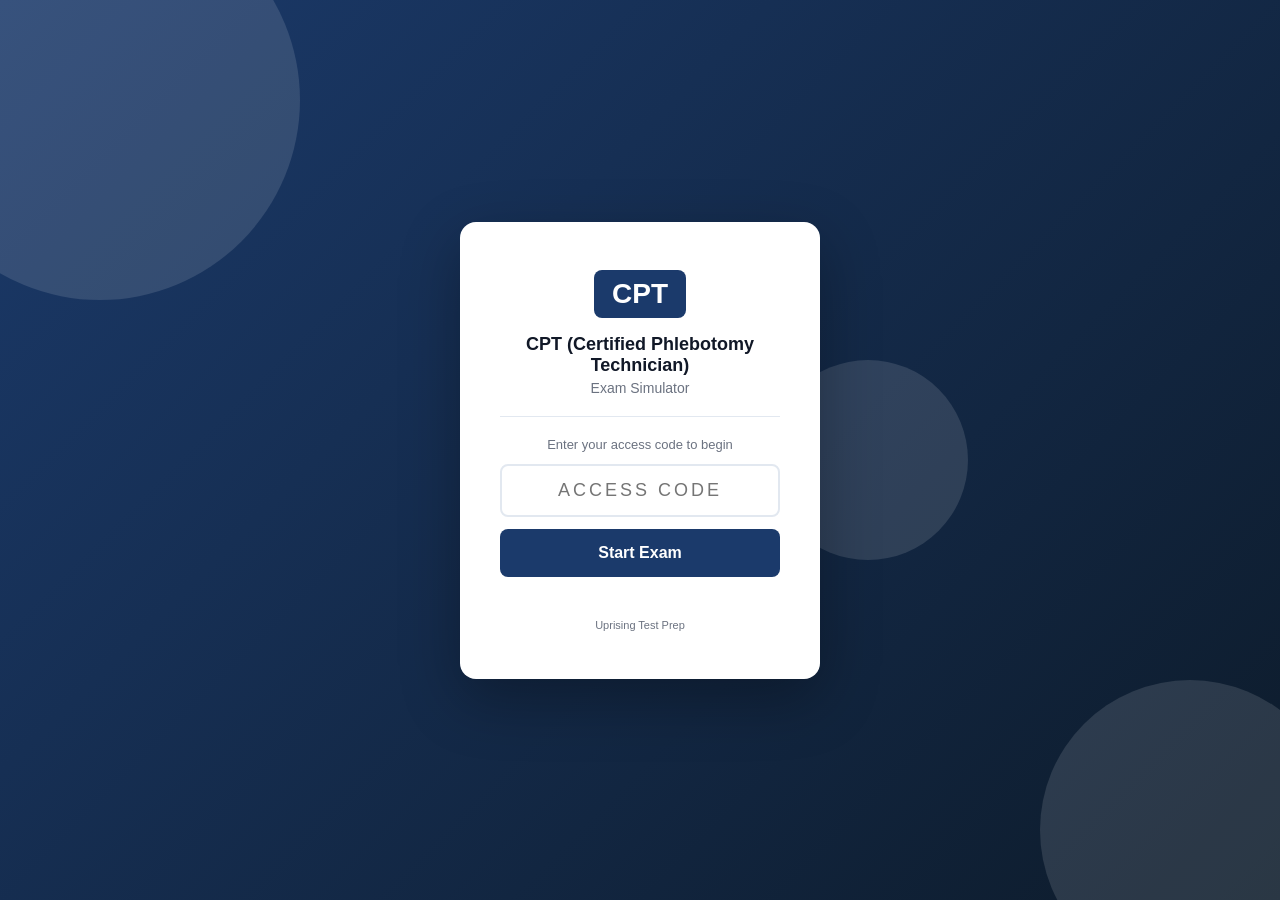
<file: index.html>
<!DOCTYPE html>
<html lang="en">
<head>
  <meta charset="UTF-8" />
  <meta name="viewport" content="width=device-width, initial-scale=1.0, viewport-fit=cover" />
  <meta name="apple-mobile-web-app-capable" content="yes" />
  <meta name="apple-mobile-web-app-status-bar-style" content="black-translucent" />
  <title>CPT Exam Simulator</title>
  <link rel="stylesheet" href="style.css" />
</head>
<body>

<div id="access-gate">
  <div class="gate-bg-shapes">
    <div class="shape shape-1"></div>
    <div class="shape shape-2"></div>
    <div class="shape shape-3"></div>
  </div>
  <div class="gate-card">
    <div class="gate-logo">
      <div class="logo-badge">CPT</div>
    </div>
    <h1 class="gate-title">CPT (Certified Phlebotomy Technician)</h1>
    <p class="gate-subtitle">Exam Simulator</p>
    <div class="gate-divider"></div>
    <p class="gate-instruction">Enter your access code to begin</p>
    <input type="text" id="access-code-input" class="gate-input"
           placeholder="Access Code" autocomplete="off"
           maxlength="20" spellcheck="false" />
    <button id="access-btn" class="gate-btn">Start Exam</button>
    <p id="access-error" class="gate-error"></p>
    <p class="gate-hint">Uprising Test Prep</p>
  </div>
</div>

<div id="app" style="display:none">
  <header class="top-bar">
    <div class="bar-left">
      <span class="bar-logo">CPT</span>
      <span class="bar-title">Exam Simulator</span>
    </div>
    <div class="bar-right">
      <span class="bar-timer" id="timer-display">--:--</span>
      <button class="bar-btn" id="flag-btn">Flag</button>
      <button class="bar-btn bar-btn-primary" id="submit-btn">
        <span class="btn-full">Submit Exam</span>
        <span class="btn-short">Submit</span>
      </button>
    </div>
  </header>

  <div class="progress-strip">
    <div class="progress-bar" id="progress-bar"></div>
  </div>

  <main class="exam-main">
    <div class="question-panel">
      <div class="q-meta">
        <span id="q-counter"></span>
        <span id="q-domain" class="q-domain-tag"></span>
        <span id="q-flag-indicator" class="flag-chip" style="display:none">Flagged</span>
      </div>
      <!-- Shared text for a linked cluster (a clinical case, a reading
           passage). It sits ABOVE the stem, which is the one thing that
           legitimately precedes it, and repeats on every question in the
           cluster so nobody has to page backwards. -->
      <div id="q-cluster-wrap" class="cluster-wrap" style="display:none"></div>
      <p id="question-text" class="q-text"></p>
      <!-- The picture sits BELOW the question text so the simulator matches
           the printed book exactly: stem, then picture, then options. They
           used to disagree (book put the picture under the stem, simulator put
           it above), so no single wording could be true in both places, and
           184 of MLPAO's 185 image questions said "shown above" while the
           book printed the picture below the sentence. Write stems with
           neutral wording ("the strip shown", "the diagram shows") and this
           whole class of bug cannot come back. -->
      <div id="q-image-wrap" style="display:none; margin-bottom:14px;"></div>
      <div id="options-list" class="options-list"></div>
      <div id="explanation-box" class="explanation-box" style="display:none">
        <div class="explanation-label">Explanation</div>
        <p id="explanation-text" class="explanation-text"></p>
      </div>
    </div>
    <div class="nav-bar">
      <button class="nav-btn" id="prev-btn">&#8592; Prev</button>
      <button class="nav-btn nav-btn-map" id="map-btn">Question Map</button>
      <button class="nav-btn nav-btn-next" id="next-btn">Next &#8594;</button>
    </div>
  </main>
</div>

<!-- Question Map Modal -->
<div id="map-modal" style="display:none">
  <div class="map-backdrop" id="map-backdrop"></div>
  <div class="map-panel">
    <div class="map-header">
      <span class="map-title">Question Map</span>
      <button id="map-close" class="map-close-btn">&#x2715; Close</button>
    </div>
    <div class="map-legend">
      <span class="leg-item"><span class="leg-swatch leg-answered"></span>Answered</span>
      <span class="leg-item"><span class="leg-swatch leg-flagged"></span>Flagged</span>
      <span class="leg-item"><span class="leg-swatch leg-unanswered"></span>Unanswered</span>
    </div>
    <div id="q-grid" class="q-grid"></div>
  </div>
</div>

<div id="results-screen" style="display:none">
  <div class="results-card">
    <div class="res-header">
      <div class="res-badge">CPT</div>
      <h2 id="res-status" class="res-status"></h2>
      <p id="res-score" class="res-score"></p>
    </div>
    <div id="res-domains" class="res-domains"></div>
    <button id="res-review-btn" class="res-btn">Review Answers</button>
    <button id="res-restart-btn" class="res-btn res-btn-secondary">Restart</button>
  </div>
</div>

<script src="questions.js"></script>
<script src="app.js"></script>
</body>
</html>
</file>
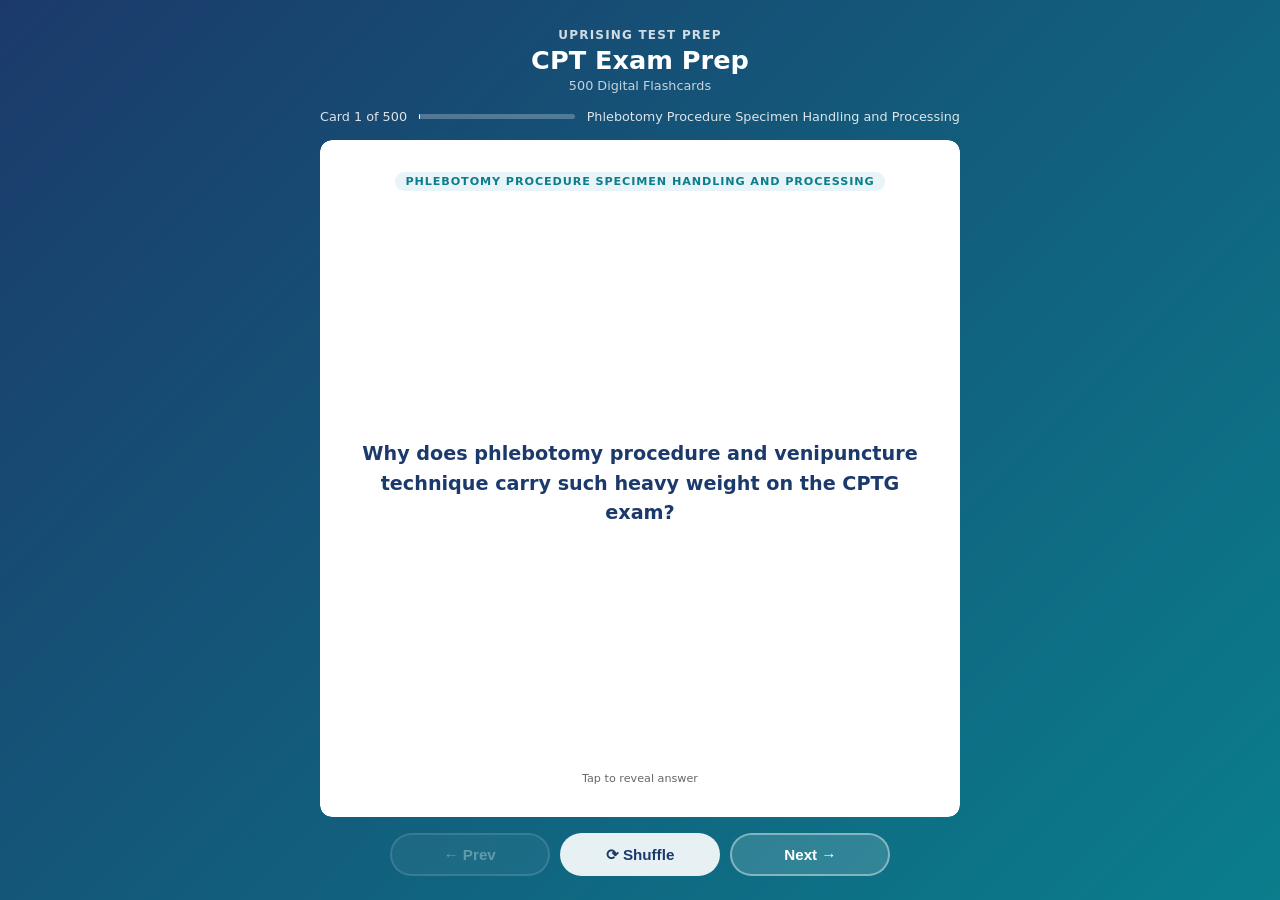
<file: flashcards/index.html>
<!DOCTYPE html>
<html lang="en">
<head>
  <meta charset="UTF-8">
  <meta name="viewport" content="width=device-width, initial-scale=1.0">
  <title>CPT Exam Prep: Flashcards</title>
  <style>
    :root {
      --blue:   #1B3A6B;
      --teal:   #0A7E8C;
      --ltblue: #E8F4F8;
      --white:  #FFFFFF;
      --text:   #1A1A1A;
      --muted:  #666;
      --radius: 12px;
    }
    * { box-sizing: border-box; margin: 0; padding: 0; }
    html, body { height: 100%; }
    body {
      font-family: 'Segoe UI', system-ui, sans-serif;
      background: linear-gradient(135deg, var(--blue) 0%, var(--teal) 100%);
      /* Pinned, not min-height: the page must never grow, or the controls
         get pushed below the fold on iOS where 100dvh and height:100%
         disagree. The height:100% rule above is the pre-dvh fallback. */
      height: 100dvh;
      max-height: 100dvh;
      overflow: hidden;
      display: flex;
      flex-direction: column;
      align-items: center;
      padding: 1.25rem 1rem 1rem;
      gap: 0.75rem;
      overflow-x: hidden;
    }
    header { text-align: center; color: #fff; flex-shrink: 0; }
    header .brand { font-size: 0.75rem; font-weight: 700; letter-spacing: 0.1em; opacity: 0.8; text-transform: uppercase; }
    header h1 { font-size: 1.3rem; font-weight: 800; margin-top: 0.2rem; }
    header .subtitle { font-size: 0.8rem; opacity: 0.75; margin-top: 0.15rem; }
    #progress-info {
      display: flex; align-items: center; gap: 0.75rem;
      color: rgba(255,255,255,0.85); font-size: 0.8rem;
      flex-shrink: 0; width: 100%; max-width: 640px;
    }
    #progress-bar-track {
      flex: 1; background: rgba(255,255,255,0.25);
      border-radius: 4px; height: 5px;
    }
    #progress-bar-fill { height: 100%; background: #fff; border-radius: 4px; transition: width 0.3s; }
    .card-scene {
      width: 100%; max-width: 640px;
      perspective: 1200px;
      cursor: pointer;
      flex: 1; min-height: 0;
      display: flex; flex-direction: column;
    
      /* WebKit does not clip overflow inside a preserve-3d context, so the
         answer pane's own clip is dropped and a long answer paints over the
         Prev/Next row. This element only sets the perspective and is NOT
         itself in the 3D context, so its clip is honoured in every engine. */
      overflow: hidden;
      border-radius: var(--radius);
    }
    .card-inner {
      position: relative; width: 100%;
      flex: 1; min-height: 0;
      transition: transform 0.55s cubic-bezier(.4,0,.2,1);
      transform-style: preserve-3d;
    }
    .card-scene.flipped .card-inner { transform: rotateY(180deg); }
    .card-face {
      position: absolute; inset: 0;
      backface-visibility: hidden; -webkit-backface-visibility: hidden;
      border-radius: var(--radius);
      display: flex; flex-direction: column;
      padding: 1.5rem 1.75rem;
      box-shadow: 0 12px 40px rgba(0,0,0,0.2);
      overflow: hidden;
    
      /* Painting through a mask forces WebKit to allocate a real clipping
         layer for a 3D-transformed element, which is what makes the
         overflow:hidden and the rounded corners above actually apply. */
      -webkit-mask-image: -webkit-radial-gradient(#fff, #000);
              mask-image: radial-gradient(#fff, #000);
    }
    .card-front { background: var(--white); align-items: center; justify-content: center; }
    .card-back  { background: var(--ltblue); transform: rotateY(180deg); }
    .card-badge {
      font-size: 0.7rem; font-weight: 700; text-transform: uppercase;
      letter-spacing: 0.08em;
      background: var(--ltblue); color: var(--teal);
      padding: 0.2rem 0.65rem; border-radius: 20px;
      margin-bottom: 0.85rem; flex-shrink: 0;
    }
    .card-back .card-badge { background: rgba(10,126,140,0.12); }
    .card-front .q-text {
      font-size: 1.1rem; font-weight: 600; color: var(--blue); line-height: 1.55;
      text-align: center; overflow-y: auto; flex: 1;
      display: flex; align-items: center; justify-content: center;
      scrollbar-width: thin; scrollbar-color: rgba(27,58,107,0.3) transparent;
    }
    .card-back .a-label { font-size: 0.7rem; font-weight: 700; color: var(--teal); text-transform: uppercase; letter-spacing: 0.08em; margin-bottom: 0.4rem; flex-shrink: 0; }
    .card-back .a-text  {
      font-size: 0.975rem; color: var(--text); line-height: 1.65;
      overflow-y: auto; flex: 1; min-height: 0; padding-right: 4px;
      scrollbar-width: thin; scrollbar-color: rgba(10,126,140,0.4) transparent;
    
      -webkit-overflow-scrolling: touch;
      overscroll-behavior: contain;
    }
    .card-back .a-text::-webkit-scrollbar { width: 4px; }
    .card-back .a-text::-webkit-scrollbar-track { background: transparent; }
    .card-back .a-text::-webkit-scrollbar-thumb { background: rgba(10,126,140,0.4); border-radius: 4px; }
    .tap-hint { flex-shrink: 0; margin-top: 0.6rem; font-size: 0.7rem; color: var(--muted); text-align: center; }
    .card-back .tap-hint { color: var(--teal); opacity: 0.7; }
    .controls {
      display: flex; gap: 0.65rem; flex-wrap: nowrap;
      justify-content: center; flex-shrink: 0;
      width: 100%; max-width: 640px;
      padding-bottom: env(safe-area-inset-bottom, 0px);
    }
    .btn {
      padding: 0.6rem 1.2rem; border-radius: 50px;
      border: 2px solid rgba(255,255,255,0.4);
      background: rgba(255,255,255,0.15); color: #fff;
      font-weight: 700; font-size: 0.875rem; cursor: pointer;
      transition: all 0.2s; backdrop-filter: blur(4px);
      white-space: nowrap; flex: 1; max-width: 160px;
    }
    .btn:hover { background: rgba(255,255,255,0.3); border-color: rgba(255,255,255,0.7); }
    .btn:active { transform: scale(0.96); }
    .btn:disabled { opacity: 0.35; cursor: not-allowed; }
    .btn.btn-primary { background: rgba(255,255,255,0.9); color: var(--blue); border-color: transparent; }
    .btn.btn-primary:hover { background: #fff; }
    #loading { color: rgba(255,255,255,0.8); font-size: 1rem; text-align: center; padding: 3rem; flex: 1; }
    @media (min-width: 768px) {
      body { padding: 1.75rem 1.5rem 1.5rem; gap: 1rem; }
      header h1 { font-size: 1.6rem; }
      .card-face { padding: 2rem 2.5rem; }
      .card-front .q-text { font-size: 1.2rem; }
      .card-back .a-text { font-size: 1.05rem; }
      .btn { font-size: 0.95rem; padding: 0.65rem 1.4rem; }
    }
    @media (max-width: 380px) {
      body { padding: 0.75rem; gap: 0.5rem; }
      header .brand { font-size: 0.65rem; }
      header h1 { font-size: 1.1rem; }
      header .subtitle { display: none; }
      .card-face { padding: 1rem 1.1rem; }
      .card-front .q-text { font-size: 0.975rem; }
      .card-back .a-text { font-size: 0.875rem; }
      .btn { font-size: 0.8rem; padding: 0.5rem 0.75rem; }
    }
  </style>
</head>
<body>
<header>
  <div class="brand">Uprising Test Prep</div>
  <h1>CPT Exam Prep</h1>
  <div class="subtitle">500 Digital Flashcards</div>
</header>
<div id="progress-info">
  <span id="card-counter">Card 1 of 500</span>
  <div id="progress-bar-track"><div id="progress-bar-fill" style="width:0%"></div></div>
  <span id="domain-label"></span>
</div>
<div id="loading">Loading flashcards...</div>
<div class="card-scene" id="card-scene" style="display:none" onclick="flipCard()">
  <div class="card-inner" id="card-inner">
    <div class="card-face card-front">
      <div class="card-badge" id="front-badge"></div>
      <div class="q-text" id="q-text"></div>
      <div class="tap-hint">Tap to reveal answer</div>
    </div>
    <div class="card-face card-back">
      <div class="card-badge" id="back-badge">Answer</div>
      <div class="a-label">Answer</div>
      <div class="a-text" id="a-text"></div>
      <div class="tap-hint">Tap to flip back</div>
    </div>
  </div>
</div>
<div class="controls" id="controls" style="display:none">
  <button class="btn" id="prev-btn" onclick="event.stopPropagation();move(-1)" disabled>&#8592; Prev</button>
  <button class="btn btn-primary" onclick="event.stopPropagation();shuffleCards()">&#10227; Shuffle</button>
  <button class="btn" id="next-btn" onclick="event.stopPropagation();move(1)">Next &#8594;</button>
</div>
<script>
const DOMAIN_LABELS = {
  phlebotomy_procedure_specimen_handling_and_processing: "Phlebotomy Procedure Specimen Handling and Processing",
  tubes_colors_and_additives: "Tubes Colors and Additives",
  order_of_draw_and_equipment_selection: "Order of Draw and Equipment Selection",
  patient_id_and_patient_care: "Patient ID and Patient Care",
  anatomy_and_physiology: "Anatomy and Physiology",
  medical_terminologies_and_abbreviations: "Medical Terminologies and Abbreviations",
  good_clinical_practice_safety_and_infection_control: "Good Clinical Practice Safety and Infection Control",
  site_preparation: "Site Preparation",
};
let cards   = [];
let current = 0;
async function init() {
  try {
    const res = await fetch('flashcards.json');
    if (!res.ok) throw new Error('Network error');
    cards = await res.json();
    document.getElementById('loading').style.display    = 'none';
    document.getElementById('card-scene').style.display = 'flex';
    document.getElementById('controls').style.display   = 'flex';
    show();
  } catch (e) {
    document.getElementById('loading').textContent = 'Error loading flashcards. Please try refreshing.';
  }
}
function domainLabel(key) {
  return DOMAIN_LABELS[key] || key.replace(/_/g, ' ').replace(/\b\w/g, c => c.toUpperCase());
}
function show() {
  const c = cards[current];
  document.getElementById('card-scene').classList.remove('flipped');
  document.getElementById('a-text').scrollTop = 0;
  const label = domainLabel(c.domain || c.chapter || '');
  document.getElementById('q-text').textContent       = c.front;
  document.getElementById('a-text').textContent       = c.back;
  document.getElementById('front-badge').textContent  = label;
  document.getElementById('back-badge').textContent   = label;
  document.getElementById('card-counter').textContent = `Card ${current+1} of ${cards.length}`;
  document.getElementById('domain-label').textContent = label;
  document.getElementById('progress-bar-fill').style.width = `${((current+1)/cards.length*100).toFixed(1)}%`;
  document.getElementById('prev-btn').disabled = current === 0;
  document.getElementById('next-btn').disabled = current === cards.length - 1;
}
function flipCard() { document.getElementById('card-scene').classList.toggle('flipped'); }
function move(dir) {
  const next = current + dir;
  if (next < 0 || next >= cards.length) return;
  current = next; show();
}
function shuffleCards() {
  for (let i = cards.length - 1; i > 0; i--) {
    const j = Math.floor(Math.random() * (i+1));
    [cards[i], cards[j]] = [cards[j], cards[i]];
  }
  current = 0; show();
}
document.addEventListener('keydown', e => {
  if (e.key === 'ArrowRight' || e.key === 'ArrowDown') move(1);
  else if (e.key === 'ArrowLeft' || e.key === 'ArrowUp') move(-1);
  else if (e.key === ' ' || e.key === 'Enter') { e.preventDefault(); flipCard(); }
});
init();
</script>
</body>
</html>
</file>
<file: style.css>
/* CPT Exam Simulator, Styles */
:root {
  --primary:   #1B3A6B;
  --pass:      #059669;
  --fail:      #DC2626;
  --bg:        #F3F4F8;
  --card:      #FFFFFF;
  --border:    #E2E8F0;
  --text:      #111827;
  --muted:     #6B7280;
  --radius:    10px;
}
*, *::before, *::after { box-sizing: border-box; margin: 0; padding: 0; }
body {
  font-family: -apple-system, BlinkMacSystemFont, "Segoe UI", sans-serif;
  background: var(--bg);
  color: var(--text);
  height: 100vh;
  height: 100dvh;
  overflow: hidden;
  -webkit-text-size-adjust: 100%;
}

/* ── Access Gate ─────────────────────────────────────────────────────────── */
#access-gate {
  display: flex;
  align-items: center;
  justify-content: center;
  height: 100vh;
  height: 100dvh;
  background: linear-gradient(135deg, var(--primary) 0%, #0d1b2a 100%);
  position: relative;
  overflow: hidden;
  padding: 20px;
  padding-top: max(20px, env(safe-area-inset-top));
  padding-bottom: max(20px, env(safe-area-inset-bottom));
}
.gate-bg-shapes { position: absolute; inset: 0; pointer-events: none; }
.shape { position: absolute; border-radius: 50%; opacity: .12; background: #fff; }
.shape-1 { width: 400px; height: 400px; top: -100px; left: -100px; }
.shape-2 { width: 300px; height: 300px; bottom: -80px; right: -60px; }
.shape-3 { width: 200px; height: 200px; top: 40%; left: 60%; }
.gate-card {
  background: #fff;
  border-radius: 16px;
  padding: 48px 40px;
  text-align: center;
  width: 100%;
  max-width: 360px;
  position: relative;
  z-index: 1;
  box-shadow: 0 20px 60px rgba(0,0,0,.3);
}
.logo-badge {
  display: inline-block;
  background: var(--primary);
  color: #fff;
  font-weight: 800;
  font-size: 28px;
  padding: 8px 18px;
  border-radius: 8px;
}
.gate-title { font-size: 18px; font-weight: 700; margin-top: 16px; color: var(--text); }
.gate-subtitle { color: var(--muted); font-size: 14px; margin-top: 4px; }
.gate-divider { height: 1px; background: var(--border); margin: 20px 0; }
.gate-instruction { font-size: 13px; color: var(--muted); margin-bottom: 12px; }
.gate-input {
  width: 100%;
  padding: 14px 16px;
  border: 2px solid var(--border);
  border-radius: 8px;
  font-size: 18px;
  text-align: center;
  text-transform: uppercase;
  letter-spacing: 3px;
  outline: none;
}
.gate-input:focus { border-color: var(--primary); }
.gate-btn {
  width: 100%;
  margin-top: 12px;
  padding: 15px;
  background: var(--primary);
  color: #fff;
  border: none;
  border-radius: 8px;
  font-size: 16px;
  font-weight: 600;
  cursor: pointer;
  -webkit-tap-highlight-color: transparent;
}
.gate-btn:hover { opacity: .9; }
.gate-error { color: var(--fail); font-size: 13px; margin-top: 8px; min-height: 18px; }
.gate-hint { color: var(--muted); font-size: 11px; margin-top: 16px; }

/* ── App shell ───────────────────────────────────────────────────────────── */
#app {
  display: flex;
  flex-direction: column;
  height: 100vh;
  height: 100dvh;
  padding-top: env(safe-area-inset-top);
}
.top-bar {
  display: flex;
  justify-content: space-between;
  align-items: center;
  background: var(--primary);
  color: #fff;
  padding: 0 20px;
  padding-left: max(20px, env(safe-area-inset-left));
  padding-right: max(20px, env(safe-area-inset-right));
  height: 52px;
  flex-shrink: 0;
  gap: 8px;
}
.bar-left { display: flex; align-items: center; gap: 8px; min-width: 0; }
.bar-logo { font-weight: 800; font-size: 18px; flex-shrink: 0; }
.bar-title { font-size: 14px; opacity: .8; white-space: nowrap; overflow: hidden; text-overflow: ellipsis; }
.bar-right { display: flex; align-items: center; gap: 8px; flex-shrink: 0; }
.bar-timer {
  font-variant-numeric: tabular-nums;
  font-size: 16px;
  font-weight: 600;
  min-width: 68px;
  text-align: right;
}
.bar-btn {
  padding: 7px 13px;
  background: rgba(255,255,255,.15);
  border: 1px solid rgba(255,255,255,.3);
  color: #fff;
  border-radius: 6px;
  cursor: pointer;
  font-size: 13px;
  white-space: nowrap;
  -webkit-tap-highlight-color: transparent;
  touch-action: manipulation;
}
.bar-btn:hover { background: rgba(255,255,255,.25); }
.bar-btn-primary {
  background: #fff;
  color: var(--primary);
  border-color: #fff;
  font-weight: 600;
}
.bar-btn-primary:hover { background: #f0f0f0; }
.btn-short { display: none; }
.btn-full  { display: inline; }

.progress-strip { height: 4px; background: rgba(0,0,0,.1); flex-shrink: 0; }
.progress-bar   { height: 100%; background: #4ade80; transition: width .3s; }

/* ── Main exam area ──────────────────────────────────────────────────────── */
.exam-main {
  flex: 1;
  overflow: hidden;
  display: flex;
  flex-direction: column;
  padding: 16px 20px 0;
  padding-left: max(16px, env(safe-area-inset-left));
  padding-right: max(16px, env(safe-area-inset-right));
  min-height: 0;
}
.question-panel { flex: 1; overflow-y: auto; padding-bottom: 12px; -webkit-overflow-scrolling: touch; }
.q-meta {
  display: flex;
  align-items: center;
  gap: 8px;
  margin-bottom: 12px;
  font-size: 13px;
  color: var(--muted);
  flex-wrap: wrap;
}
.q-domain-tag {
  background: var(--primary);
  color: #fff;
  padding: 2px 8px;
  border-radius: 4px;
  font-size: 11px;
  font-weight: 600;
}
.flag-chip {
  background: #FEF3C7;
  color: #92400E;
  padding: 2px 8px;
  border-radius: 4px;
  font-size: 11px;
  font-weight: 600;
}
.cluster-wrap {
  border-left: 4px solid var(--primary, #1B3A6B);
  background: #F2F6FC; border-radius: 8px;
  padding: 10px 14px; margin-bottom: 16px;
}
.cluster-label {
  font-size: 11px; font-weight: 700; letter-spacing: 0.06em;
  text-transform: uppercase; color: var(--primary, #1B3A6B); margin-bottom: 6px;
}
.cluster-body {
  max-height: 38vh; overflow-y: auto; font-size: 15px; line-height: 1.6;
  -webkit-overflow-scrolling: touch;
}
.cluster-body p + p { margin-top: 10px; }
@media (min-width: 1100px) { .cluster-body { max-height: 52vh; } }

.q-image {
  max-width: 100%;
  /* Cap the height too. With only max-width, a tall exhibit renders at full
     width and pushes the stem and every option below the fold, so the question
     looks like it has no answers until the candidate scrolls. Found on CNPLE. */
  max-height: 62vh;
  width: auto;
  height: auto;
  object-fit: contain;
  border-radius: 6px;
  border: 1px solid var(--border);
  display: block;
  margin-bottom: 14px;
}
.q-text { font-size: 16px; line-height: 1.65; margin-bottom: 20px; }
.options-list { display: flex; flex-direction: column; gap: 10px; }
.option {
  display: flex;
  align-items: flex-start;
  gap: 12px;
  padding: 15px 16px;
  background: var(--card);
  border: 2px solid var(--border);
  border-radius: var(--radius);
  cursor: pointer;
  transition: .15s;
  -webkit-tap-highlight-color: transparent;
  touch-action: manipulation;
  min-height: 52px;
}
.option:hover  { border-color: var(--primary); background: #F8FAFF; }
.option.selected  { border-color: var(--primary); background: #EEF3FF; }
.option.correct   { border-color: #059669; background: #ECFDF5; }
.option.incorrect { border-color: #DC2626; background: #FEF2F2; }
.explanation-box {
  margin-top: 20px;
  padding: 16px 18px;
  background: #F0F9FF;
  border-left: 4px solid #2563EB;
  border-radius: 6px;
}
.explanation-label {
  font-size: 11px;
  font-weight: 700;
  text-transform: uppercase;
  letter-spacing: .06em;
  color: #2563EB;
  margin-bottom: 8px;
}
.explanation-text { font-size: 14.5px; line-height: 1.7; color: #1e293b; margin: 0; }
.opt-letter { font-weight: 700; font-size: 15px; color: var(--primary); min-width: 22px; padding-top: 1px; flex-shrink: 0; }
.opt-text   { font-size: 15px; line-height: 1.5; }

/* ── Nav bar ─────────────────────────────────────────────────────────────── */
.nav-bar {
  display: flex;
  align-items: center;
  gap: 8px;
  padding: 10px 0;
  padding-bottom: max(14px, env(safe-area-inset-bottom));
  flex-shrink: 0;
}
.nav-btn {
  flex: 1;
  padding: 13px 8px;
  background: var(--card);
  border: 1px solid var(--border);
  border-radius: 8px;
  cursor: pointer;
  font-size: 15px;
  font-weight: 500;
  text-align: center;
  -webkit-tap-highlight-color: transparent;
  touch-action: manipulation;
  min-height: 48px;
}
.nav-btn:hover      { background: #f0f0f0; }
.nav-btn-map {
  background: var(--bg);
  border-color: var(--primary);
  color: var(--primary);
  font-weight: 600;
}
.nav-btn-map:hover { background: #EEF3FF; }
.nav-btn-next {
  background: var(--primary);
  color: #fff;
  border-color: var(--primary);
}
.nav-btn-next:hover { opacity: .9; }

/* ── Question Map Modal ──────────────────────────────────────────────────── */
#map-modal {
  position: fixed;
  inset: 0;
  z-index: 1000;
  display: flex;
  flex-direction: column;
  justify-content: flex-end;
}
.map-backdrop { position: absolute; inset: 0; background: rgba(0,0,0,.5); }
.map-panel {
  position: relative;
  background: #fff;
  border-radius: 20px 20px 0 0;
  padding: 20px;
  padding-bottom: max(20px, env(safe-area-inset-bottom));
  max-height: 80vh;
  max-height: 80dvh;
  display: flex;
  flex-direction: column;
  box-shadow: 0 -4px 30px rgba(0,0,0,.2);
}
.map-header {
  display: flex;
  align-items: center;
  justify-content: space-between;
  margin-bottom: 12px;
  flex-shrink: 0;
}
.map-title { font-size: 17px; font-weight: 700; color: var(--text); }
.map-close-btn {
  padding: 8px 16px;
  background: var(--bg);
  border: 1px solid var(--border);
  border-radius: 8px;
  cursor: pointer;
  font-size: 14px;
  font-weight: 500;
  min-height: 40px;
  -webkit-tap-highlight-color: transparent;
  touch-action: manipulation;
}
.map-close-btn:hover { background: #e5e7eb; }
.map-legend { display: flex; gap: 16px; margin-bottom: 14px; flex-shrink: 0; flex-wrap: wrap; }
.leg-item { display: flex; align-items: center; gap: 6px; font-size: 13px; color: var(--muted); }
.leg-swatch {
  width: 16px;
  height: 16px;
  border-radius: 3px;
  border: 1px solid var(--border);
  background: var(--card);
  display: inline-block;
  flex-shrink: 0;
}
.leg-swatch.leg-answered  { background: var(--primary); border-color: var(--primary); }
.leg-swatch.leg-flagged   { background: #FEF3C7; border-color: #F59E0B; }
.leg-swatch.leg-unanswered { background: var(--card); }
.q-grid {
  display: flex;
  flex-wrap: wrap;
  gap: 6px;
  overflow-y: auto;
  flex: 1;
  padding-bottom: 8px;
  -webkit-overflow-scrolling: touch;
}
.grid-btn {
  width: 40px;
  height: 40px;
  border: 1px solid var(--border);
  border-radius: 6px;
  background: var(--card);
  font-size: 12px;
  cursor: pointer;
  font-weight: 500;
  -webkit-tap-highlight-color: transparent;
  touch-action: manipulation;
}
.grid-btn.answered { background: var(--primary); color: #fff; border-color: var(--primary); }
.grid-btn.flagged  { background: #FEF3C7; border-color: #F59E0B; }
.grid-btn.active   { outline: 3px solid var(--primary); outline-offset: 2px; }

/* ── Results ─────────────────────────────────────────────────────────────── */
#results-screen {
  display: flex;
  align-items: flex-start;
  justify-content: center;
  min-height: 100vh;
  min-height: 100dvh;
  background: var(--bg);
  overflow-y: auto;
  -webkit-overflow-scrolling: touch;
  padding: 20px 16px;
  padding-top: max(20px, env(safe-area-inset-top));
  padding-bottom: max(20px, env(safe-area-inset-bottom));
}
.results-card {
  background: var(--card);
  border-radius: 16px;
  padding: 40px;
  max-width: 480px;
  width: 100%;
  box-shadow: 0 8px 30px rgba(0,0,0,.1);
}
.res-header { text-align: center; margin-bottom: 24px; }
.res-badge {
  display: inline-block;
  background: var(--primary);
  color: #fff;
  font-weight: 800;
  font-size: 22px;
  padding: 6px 16px;
  border-radius: 8px;
}
.res-status { font-size: 36px; font-weight: 800; margin-top: 12px; }
.res-score  { font-size: 18px; color: var(--muted); margin-top: 4px; }
.res-domains { margin-bottom: 24px; display: flex; flex-direction: column; gap: 10px; }
.res-domain-row { display: flex; align-items: center; gap: 8px; font-size: 13px; }
.res-domain-name { width: 160px; font-weight: 500; flex-shrink: 0; }
.res-domain-bar-wrap { flex: 1; background: #E5E7EB; border-radius: 4px; height: 8px; overflow: hidden; }
.res-domain-bar { height: 100%; border-radius: 4px; transition: width .5s; }
.res-domain-pct { width: 36px; text-align: right; font-weight: 600; }
.res-btn {
  width: 100%;
  padding: 15px;
  background: var(--primary);
  color: #fff;
  border: none;
  border-radius: 8px;
  font-size: 15px;
  font-weight: 600;
  cursor: pointer;
  margin-bottom: 10px;
  min-height: 52px;
  -webkit-tap-highlight-color: transparent;
  touch-action: manipulation;
}
.res-btn:hover { opacity: .9; }
.res-btn-secondary {
  background: transparent;
  color: var(--primary);
  border: 2px solid var(--primary);
}
.res-btn-secondary:hover { background: var(--primary); color: #fff; }

/* ── Mobile breakpoint (phones ≤ 640px) ─────────────────────────────────── */
@media (max-width: 640px) {
  /* Gate card */
  .gate-card { padding: 32px 24px; }

  /* Top bar: hide long title text, swap Submit label */
  .bar-title  { display: none; }
  .btn-full   { display: none; }
  .btn-short  { display: inline; }
  .bar-right  { gap: 6px; }
  .bar-btn    { padding: 6px 10px; font-size: 12px; }
  .bar-timer  { font-size: 14px; min-width: 58px; }

  /* Exam main */
  .exam-main { padding: 12px 14px 0; }
  .q-text { font-size: 16px; }
  .opt-text { font-size: 15px; }

  /* Nav bar, bigger touch targets */
  .nav-btn { font-size: 14px; padding: 14px 6px; }

  /* Results */
  .results-card { padding: 28px 20px; }
  .res-domain-name { width: 110px; font-size: 12px; }
  .res-domain-pct  { font-size: 12px; }
  .res-status { font-size: 30px; }

  /* Map grid, slightly bigger buttons on phones */
  .grid-btn { width: 42px; height: 42px; }
}

/* ── Very small phones (≤ 380px) ────────────────────────────────────────── */
@media (max-width: 380px) {
  .bar-logo { font-size: 15px; }
  .bar-btn  { padding: 5px 8px; font-size: 11px; }
  .bar-timer { font-size: 13px; min-width: 52px; }
  .nav-btn  { font-size: 13px; }
  .grid-btn { width: 38px; height: 38px; font-size: 11px; }
}
</file>
